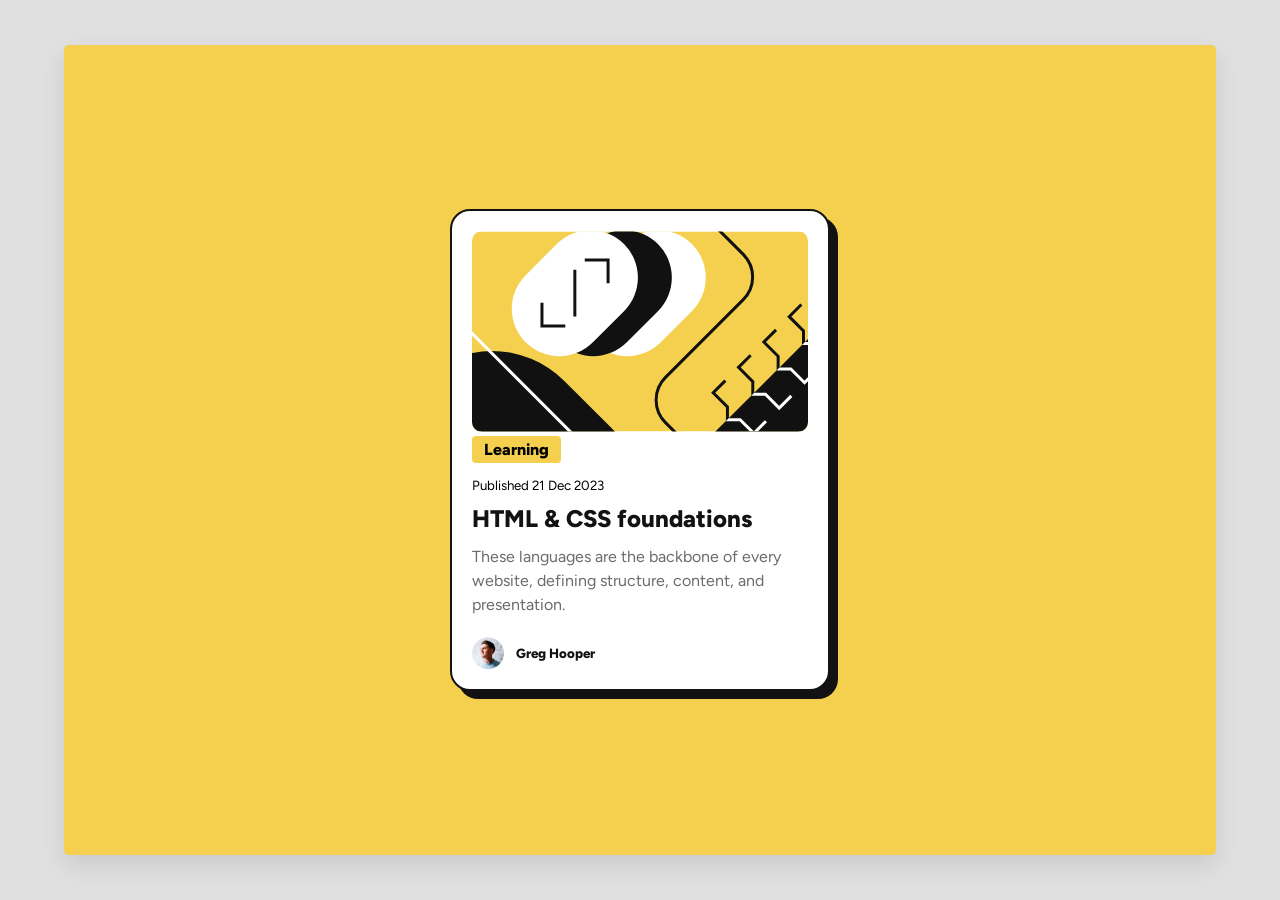
<file: yellowCard/index.html>
<!DOCTYPE html>
<html lang="en">
<head>
  <meta charset="UTF-8">
  <meta name="viewport" content="width=device-width, initial-scale=1.0"> 
  <link rel="icon" type="image/png" sizes="32x32" href="./assets/images/favicon-32x32.png">  
  <link rel="stylesheet" href="main.css">
  <title>Frontend Mentor | Blog preview card</title>
  
</head>
<body>
  <main class="canvas">
    
    <article>

      <img class="img1" src="asset/illustration-article.svg" alt="ilustracion del código">
      
      <div class="category">Learning</div>

      <small>Published 21 Dec 2023</small>

      <h1><a href="#">HTML & CSS foundations</a></h1>

      <p class="principal">These languages are the backbone of every website, defining structure, content, and presentation.</p>

      <div class="author-container">
        <img src="asset/image-avatar.webp" alt="Greg Hooper">
        <small>Greg Hooper</small>
      </div> 

    </article>

  </main>

</body>
</html>
</file>
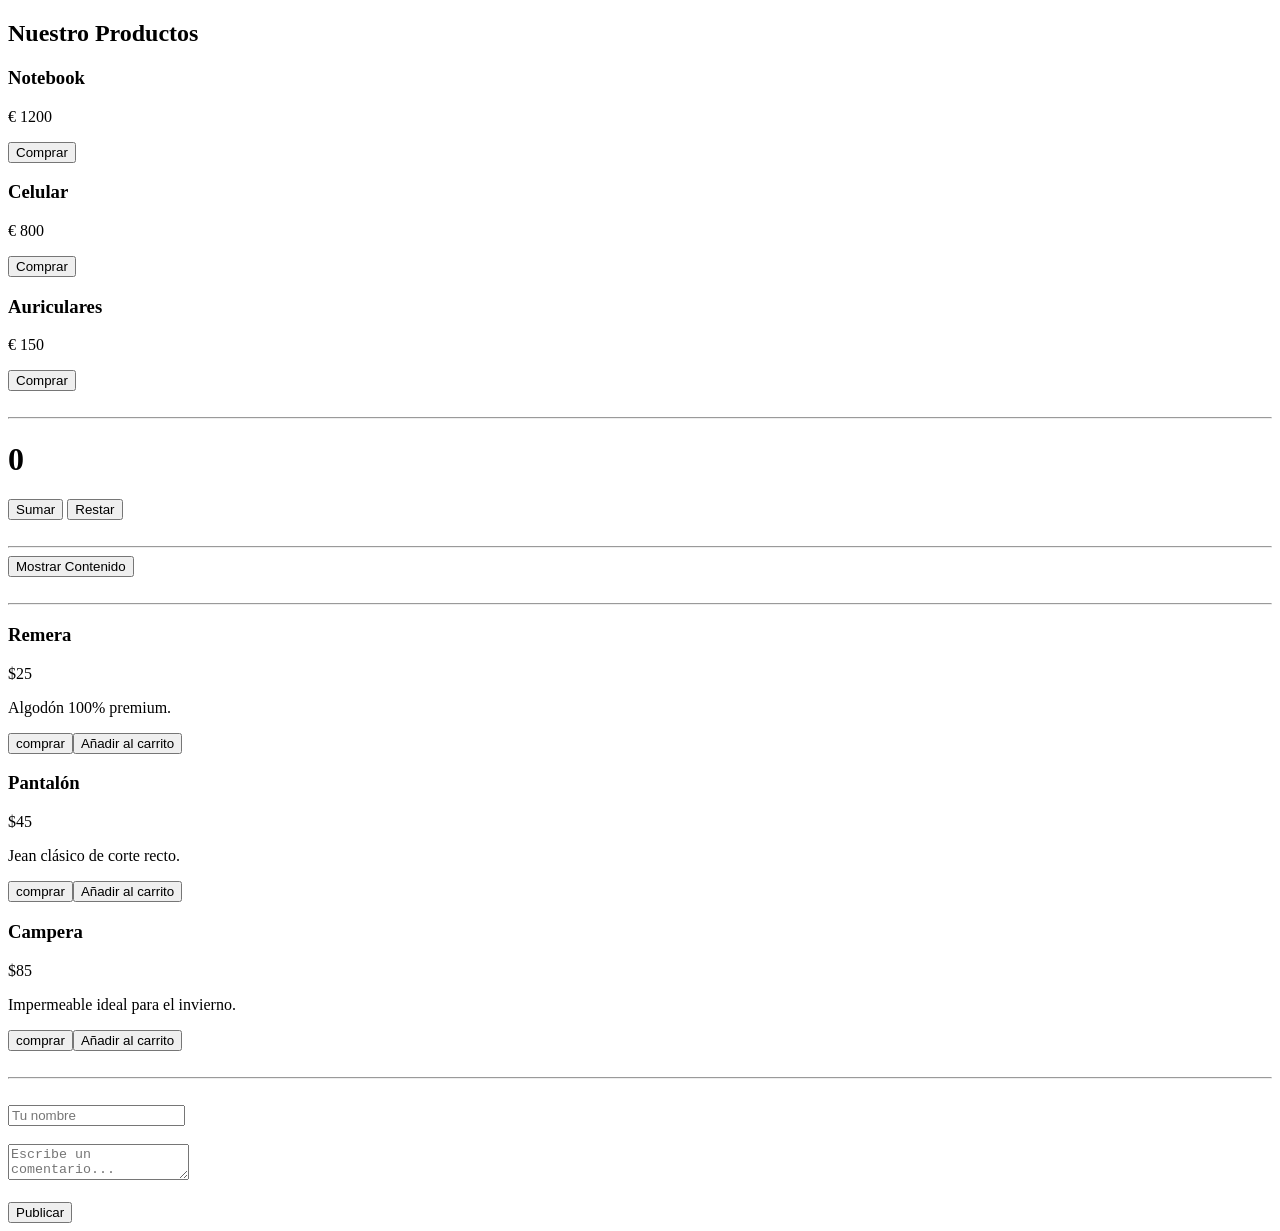
<file: actividades-DOM-clase-45/indexDOM.html>
<!DOCTYPE html>
<html lang="en">
<head>
    <meta charset="UTF-8">
    <meta name="viewport" content="width=device-width, initial-scale=1.0">
    <title>Document</title>
    <style>
        .oculto {
            display: none;
        }
    </style>
</head>
<body>

    <!-- Actividad 6 -->
    <h2 class="title-tienda">Nuestro Productos</h2>
    <div class="contenedor-productos"></div>    
    <br>
    <hr>

    <!-- Actividad 7 -->
    <h1 class="numero-contador">0</h1>    
    <button class="btn-sumar">Sumar</button>
    <button class="btn-restar">Restar</button><br>
    <br>
    <hr>

    <!-- Actividad 8 -->
    <p class="texto-ocultable oculto">¡Sorpresa! Aquí está el texto oculto.</p>
    <button class="btn-toggle">Mostrar Contenido</button><br>
    <br>
    <hr>

    <!-- Actividad 9 -->
    <div class="lista-productos">
        <div class="producto">
            <h3>Remera</h3>
            <p class="precio">$25</p>
            <p class="descripcion">Algodón 100% premium.</p>
        </div>
        <div class="producto">
            <h3>Pantalón</h3>
            <p class="precio">$45</p>
            <p class="descripcion">Jean clásico de corte recto.</p>
        </div>
        <div class="producto">
            <h3>Campera</h3>
            <p class="precio">$85</p>
            <p class="descripcion">Impermeable ideal para el invierno.</p>
        </div>
    </div> 
    <br>
    <hr>
    <br>

    <!-- actividad 10 -->
    <input type="text" class="input-nombre" placeholder="Tu nombre"> <br><br>
    <textarea class="input-comentario" placeholder="Escribe un comentario..."></textarea> <br><br>
    <button class="btn-publicar">Publicar</button>
    <div class="seccion-comentarios"></div>


    <script>

        // Actividad 6 — Tarjetas de productos ----------------------------------------
        const productos = [
            { nombre: "Notebook", precio: 1200 },
            { nombre: "Celular", precio: 800 },
            { nombre: "Auriculares", precio: 150 }  
        ];

        const contenedorProductos = document.querySelector('.contenedor-productos')
        productos.forEach(function(producto){
            const tarjeta = document.createElement("div");
            tarjeta.innerHTML = `
            <h3>${producto.nombre}</h3>
            <p>€ ${producto.precio}</p>
            <button>Comprar</button>
            `;
            contenedorProductos.appendChild(tarjeta);
        })

        // Actividad 7 — Contador -----------------------------------------------------
        let contador = 0;
        const numeroContador = document.querySelector('.numero-contador');
        const botonSumar = document.querySelector('.btn-sumar');
        const botonRestar = document.querySelector('.btn-restar');
        botonSumar.addEventListener('click', function(){
            numeroContador.innerHTML = ++contador;
        })
        botonRestar.addEventListener('click', function(){
            numeroContador.innerHTML = --contador;
        })

        // Actividad 8 — Mostrar/Ocultar ------------------------------------------------
        const textoOculto = document.querySelector('.texto-ocultable');
        const botonToggle = document.querySelector('.btn-toggle');
        botonToggle.addEventListener('click', function(){
            textoOculto.classList.toggle('oculto');
        })

        // Actividad 9 — Botones --------------------------------------------------------
        const productosRopa = document.querySelectorAll('.producto');
        productosRopa.forEach(function(producto) {
            const botonComprar = document.createElement("button")
            botonComprar.textContent = "comprar";
            const botonAgregar = document.createElement("button")
            botonAgregar.textContent = "Añadir al carrito";
            producto.appendChild(botonComprar);
            producto.appendChild(botonAgregar);
        });

        // Actividad 10 — Generador de comentarios --------------------------------------
        const inputNombre = document.querySelector('.input-nombre');
        const inputComentario = document.querySelector('.input-comentario');
        const botonPublicar = document.querySelector('.btn-publicar');
        const seccionComentarios = document.querySelector('.seccion-comentarios');
        botonPublicar.addEventListener('click', function(){
            const nombre = inputNombre.value;
            const comentario = inputComentario.value;
            const nuevoComentario = document.createElement('div');
            nuevoComentario.innerHTML = `<h4>${nombre}</h4><p>Comentario: ${comentario}</p>`;
            seccionComentarios.appendChild(nuevoComentario);            
        })

    </script>
</body>
</html>
</file>
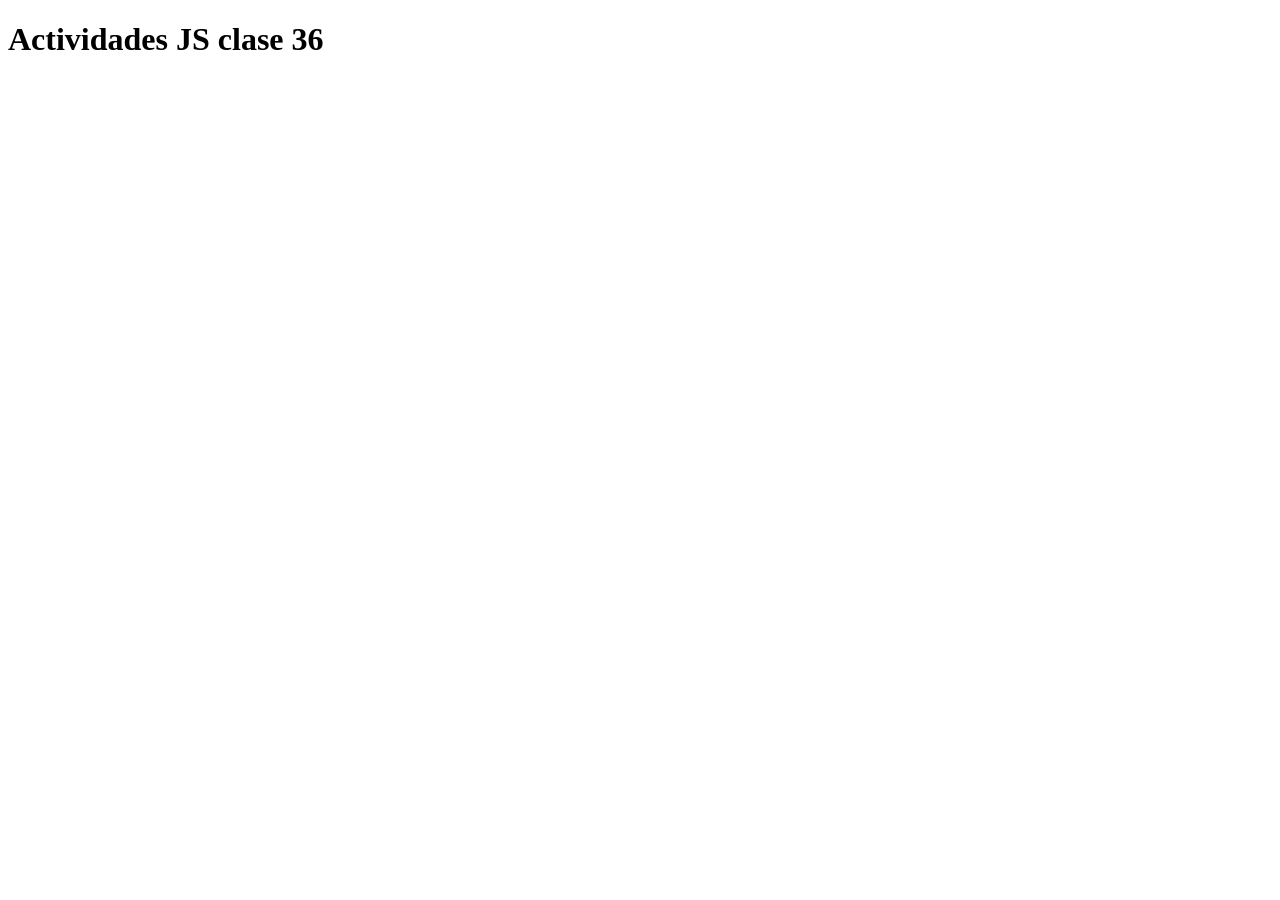
<file: actividades-objetos-clase-36/actividad-clase36.html>
<!DOCTYPE html>
<html lang="es">
<head>
    <meta charset="UTF-8">
    <meta name="viewport" content="width=device-width, initial-scale=1.0">
    <title>Clase 36</title>
</head>
<body>

    <h1>Actividades JS clase 36</h1>
    

    <script src="actividad-clase36.js"></script>
</body>
</html>
</file>
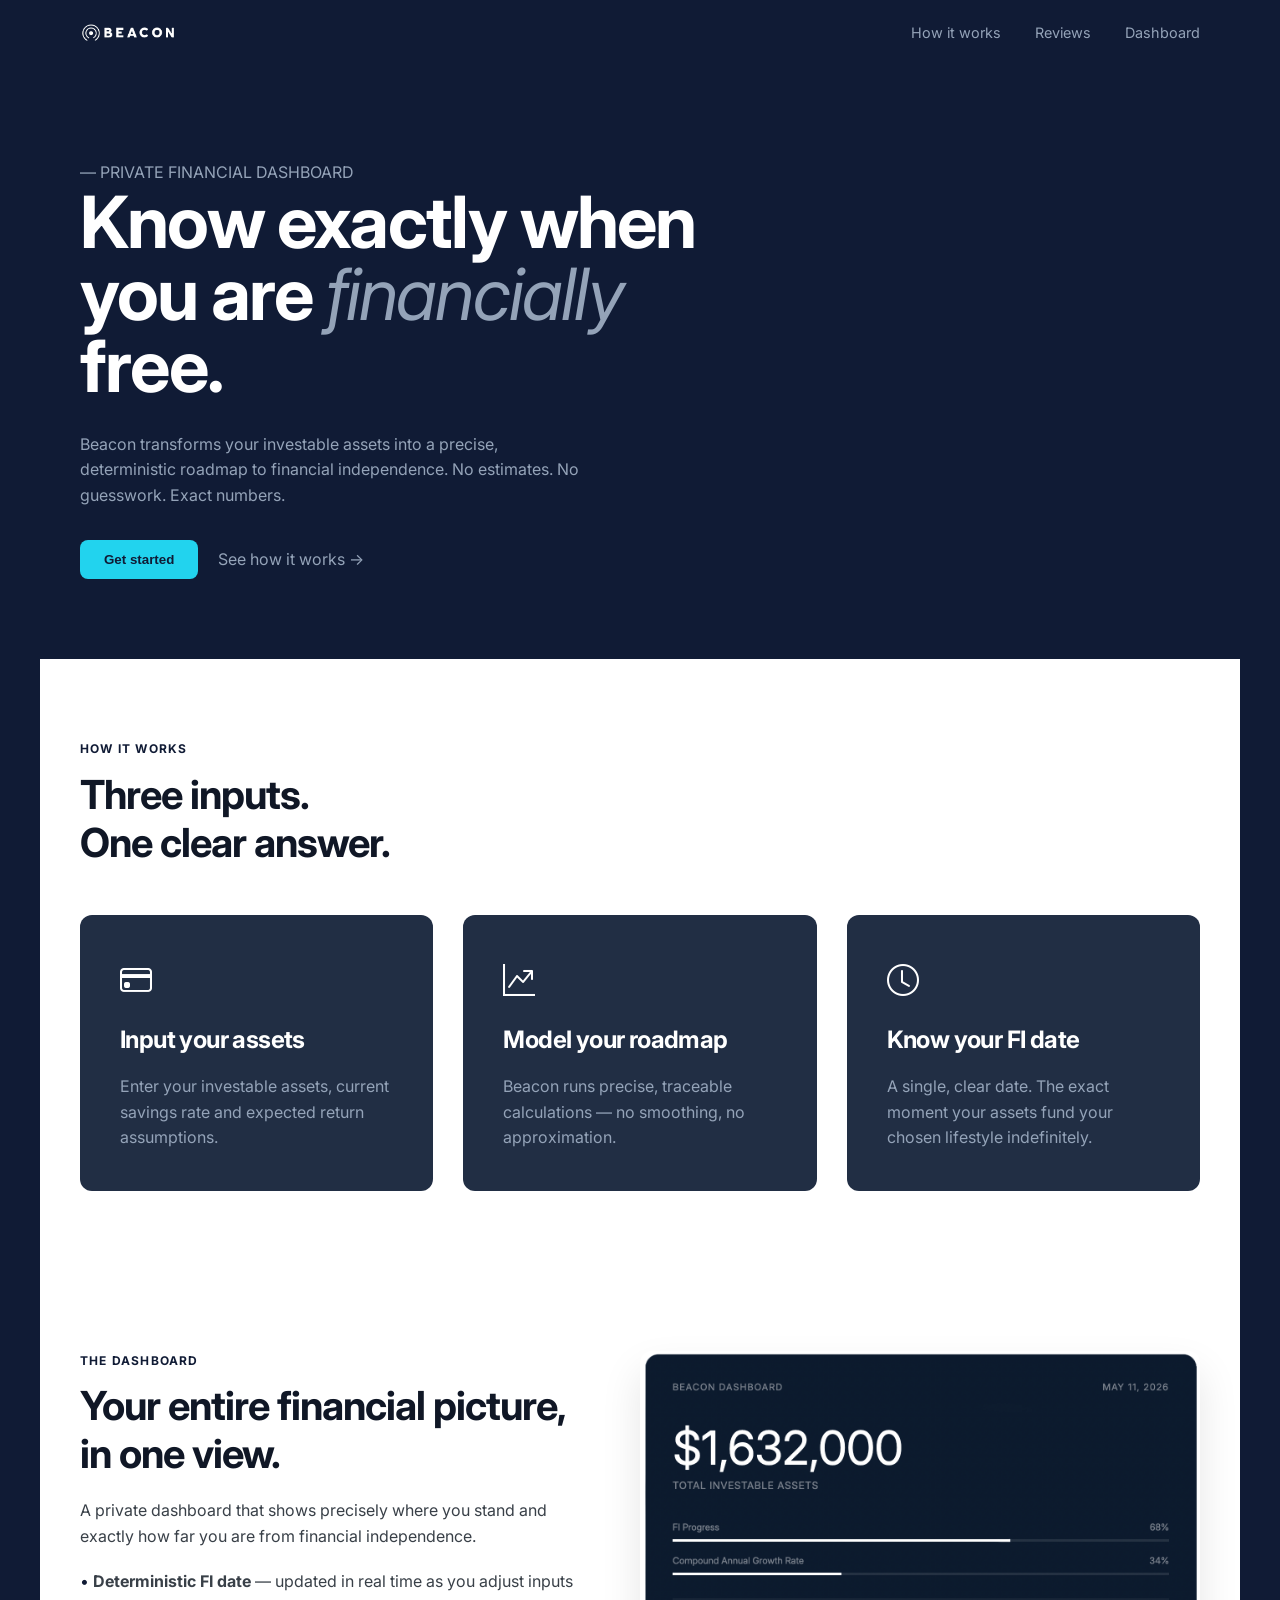
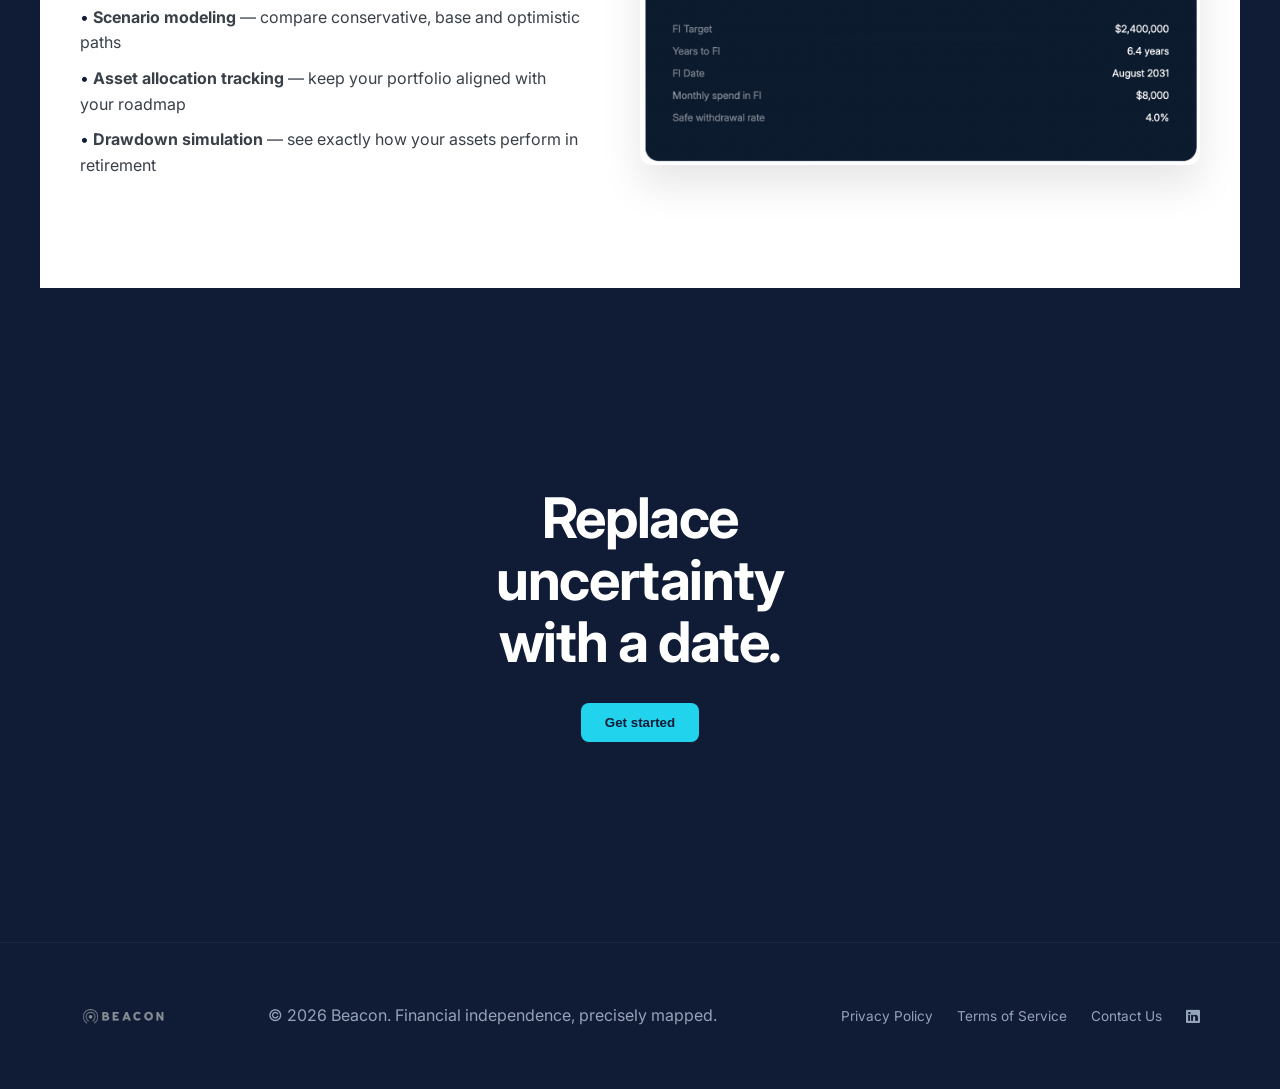
<file: beaconDashboard/beacon.html>
<!DOCTYPE html>
<html lang="es">

<head>
    <meta charset="UTF-8">
    <meta name="viewport" content="width=device-width, initial-scale=1.0">
    <title>Beacon Dashboard</title>
    <link rel="preconnect" href="https://fonts.googleapis.com">
    <link rel="preconnect" href="https://fonts.gstatic.com" crossorigin>
    <link href="https://fonts.googleapis.com/css2?family=Inter:wght@400;700&display=swap" rel="stylesheet">
    <link rel="stylesheet" href="https://cdn.jsdelivr.net/npm/bootstrap-icons@1.11.3/font/bootstrap-icons.min.css">
    <link rel="stylesheet" href="beaconStyle.css">
</head>

<body>

    <main>



        <header class="navbar">
            <div class="navbar__container container">
                <img src="assets/beacon-logo.png" alt="Beacon Logo" class="logo">
                <nav class="navbar__links">
                    <a href="#">How it works</a>
                    <a href="#">Reviews</a>
                    <a href="#">Dashboard</a>
                </nav>
            </div>
        </header>

        <section class="hero container">
            <p class="hero__subtitle">— PRIVATE FINANCIAL DASHBOARD</p>
            <h1 class="hero__title">Know exactly when <br>you are <span>financially</span> <br>free.</h1>
            <p class="hero__description">
                Beacon transforms your investable assets into a precise, deterministic roadmap to financial
                independence. No estimates. No guesswork. Exact numbers.
            </p>
            <div class="hero__actions">
                <button class="btn-primary">Get started</button>
                <a href="#" class="hero__link">See how it works →</a>
            </div>
        </section>

        <section class="features container">
            <div class="features__header">
                <p class="section-tag">HOW IT WORKS</p>
                <h2 class="section-title">Three inputs.<br>One clear answer.</h2>
            </div>

            <div class="features__grid">
                <article class="card">
                    <div class="card__icon"><i class="bi bi-credit-card"></i></div>
                    <h3 class="card__title">Input your assets</h3>
                    <p class="card__text">Enter your investable assets, current savings rate and expected return
                        assumptions.</p>
                </article>

                <article class="card">
                    <div class="card__icon"><i class="bi bi-graph-up-arrow"></i></div>
                    <h3 class="card__title">Model your roadmap</h3>
                    <p class="card__text">Beacon runs precise, traceable calculations — no smoothing, no approximation.
                    </p>
                </article>

                <article class="card">
                    <div class="card__icon"><i class="bi bi-clock"></i></div>
                    <h3 class="card__title">Know your FI date</h3>
                    <p class="card__text">A single, clear date. The exact moment your assets fund your chosen lifestyle
                        indefinitely.</p>
                </article>
            </div>
        </section>

        <section class="dashboard-preview container">
            <div class="dashboard-preview__content">
                <p class="section-tag">THE DASHBOARD</p>
                <h2 class="section-title">Your entire financial picture, in one view.</h2>
                <p class="dashboard-preview__description">
                    A private dashboard that shows precisely where you stand and exactly how far you are from financial
                    independence.
                </p>
                <ul class="dashboard-preview__list">
                    <li><strong>Deterministic FI date</strong> — updated in real time as you adjust inputs</li>
                    <li><strong>Scenario modeling</strong> — compare conservative, base and optimistic paths</li>
                    <li><strong>Asset allocation tracking</strong> — keep your portfolio aligned with your roadmap</li>
                    <li><strong>Drawdown simulation</strong> — see exactly how your assets perform in retirement</li>
                </ul>
            </div>

            <div class="dashboard-preview__image">
                <img src="assets/ejemplo-stats.png" alt="Beacon Dashboard Statistics">
            </div>
        </section>

        <section class="cta">
            <div class="container">
                <h2 class="cta__title">Replace <br>uncertainty <br>with a date.</h2>
                <button class="btn-primary">Get started</button>
            </div>
        </section>

    </main>

    <footer class="footer">
        <div class="footer__container container">
            <div class="footer__logo">
                <img src="assets/beacon-logo-footer.png" alt="Beacon Logo" class="logo-footer">
            </div>

            <p class="footer__copyright">
                © 2026 Beacon. Financial independence, precisely mapped.
            </p>

            <div class="footer__links">
                <a href="#">Privacy Policy</a>
                <a href="#">Terms of Service</a>
                <a href="#">Contact Us</a>
                <a href="#"><i class="bi bi-linkedin"></i></a>
            </div>
        </div>
    </footer>
</body>

</html>
</file>
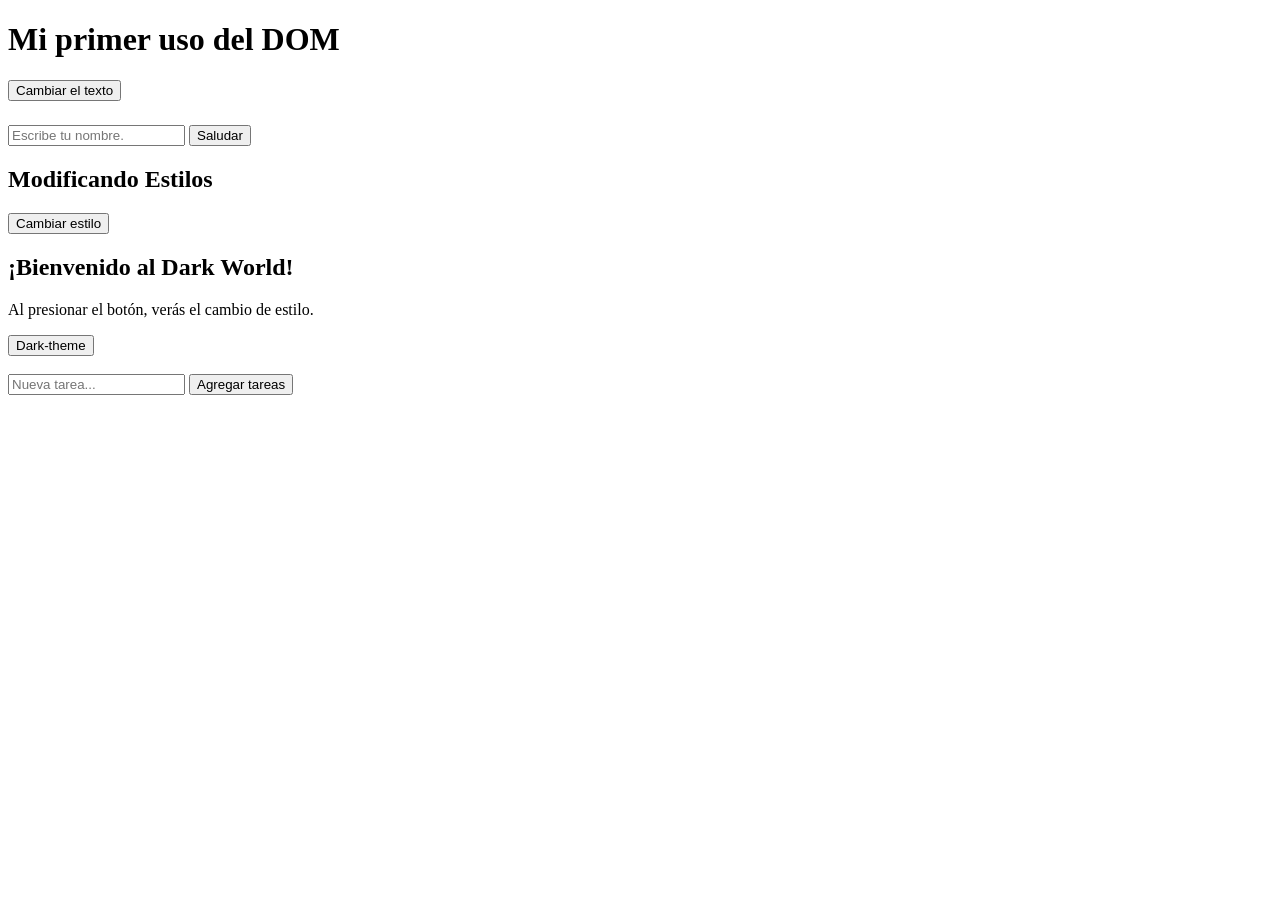
<file: DOM-clase-43/basicDOM.html>
<!DOCTYPE html>
<html lang="en">
<head>
    <meta charset="UTF-8">
    <meta name="viewport" content="width=device-width, initial-scale=1.0">
    <title>Document</title>
    <style>
        .dark{
            background-color: black;
            color: white;
        }

    </style>
</head>
<body>
    
    <!-- Actividad 1 -->
   <h1 class="mi-titulo">Mi primer uso del DOM</h1>
   <button class="btn-cambiar">Cambiar el texto</button>

    <!-- Actividad 2 --> 
    <p class="pa-mensaje"></p>
    <input type="text" class="in-nombre" placeholder="Escribe tu nombre.">
    <button class="btn-saludar">Saludar</button>
   

   <!-- Actividad 3 -->     
   <h2 class="titulo-estilo">Modificando Estilos</h2>
   <button class="btn-estilo">Cambiar estilo</button>

   <!-- Actividad 4 -->     
    <div class="contenedor">
        <h2>¡Bienvenido al Dark World!</h2>
        <p>Al presionar el botón, verás el cambio de estilo.</p>
    </div>
    <button class="btn-modo">Dark-theme</button>
    <br><br>

    <!-- Actividad 5 -->
    <input type="text" class="input-tarea" placeholder="Nueva tarea...">
    <button class="btn-tarea">Agregar tareas</button>
    <ul class="lista-tarea"></ul>


    <script>

       // Actividad 1 — Cambiar texto ~~~~~~~~~~~~~~~~~~~~~~~~~~~~~~~~

       const titulo = document.querySelector('.mi-titulo');
       const boton = document.querySelector('.btn-cambiar');

       boton.addEventListener('click', function(){
        titulo.textContent = "El primer cambio del DOM";
        titulo.style.color = "aqua";
       })

       // Actividad 2 — Mensaje personalizado ~~~~~~~~~~~~~~~~~~~~~~~~

       const nombre = document.querySelector('.in-nombre');
       const botonSaludar = document.querySelector('.btn-saludar');
       const parrafo = document.querySelector('.pa-mensaje');

       botonSaludar.addEventListener('click', function(){
        const valorCampo = nombre.value;
        parrafo.textContent = `Hola ${valorCampo}`
       })
       parrafo.style.fontSize = "24px"; 

       // Actividad 3 — Cambiar estilos ~~~~~~~~~~~~~~~~~~~~~~~~~~~~

       const tituloEstilizado = document.querySelector('.titulo-estilo');
       const botonEstilo = document.querySelector('.btn-estilo');
       
       botonEstilo.addEventListener('click', function(){
        tituloEstilizado.style.fontSize = "30px";
        tituloEstilizado.style.backgroundColor = "lightblue";
       })

       // Actividad 4 — Modo oscuro ~~~~~~~~~~~~~~~~~~~~~~~~~~~~~~~~ 

       const botonDark = document.querySelector('.btn-modo');
       const contenedorDark = document.querySelector('.contenedor');
       botonDark.addEventListener('click', function(){
        contenedorDark.classList.toggle('dark')        
       })

       // Actividad 5 — Lista de tareas ~~~~~~~~~~~~~~~~~~~~~~~~~~~~
       const inputTarea = document.querySelector('.input-tarea');
       const botonTarea = document.querySelector('.btn-tarea');
       const listaTarea = document.querySelector('.lista-tarea');
       botonTarea.addEventListener('click', function(){
        listaTarea.innerHTML += `<li>${inputTarea.value}</li>`;
        inputTarea.value = " ";
       })




 
    </script>
</body>
</html>
</file>
<file: yellowCard/main.css>
@import url('https://fonts.googleapis.com/css2?family=Figtree:ital,wght@0,300..900;1,300..900&display=swap');
  
*{
    padding: 0;
    margin: 0;
    box-sizing: border-box;
}

body{    
    display: flex;
    justify-content: center;
    align-items: center;
    min-height: 100vh;
    background-color: hsl(0, 0%, 88%);
    font-family: 'Figtree', sans-serif;
}

.canvas {
    background-color: hsl(47, 88%, 63%); 
    width: 90%;
    max-width: 1200px; 
    height: 90vh;
    display: flex;
    justify-content: center;
    align-items: center;
    border-radius: 5px;
    box-shadow: 0 10px 25px rgba(0,0,0,0.1);
}

article{
    background-color: hsl(0, 0%, 100%);
    width: 380px;
    border: 2px solid hsl(0, 0%, 7%);
    border-radius: 20px;
    padding: 20px;
    box-shadow: 8px 8px 0px 0px hsl(0, 0%, 7%);
}

article .img1{
    width: 100%;
    border-radius: 10px;
}

.category{
    background-color: hsl(47, 88%, 63%);
    font-weight: 800;
    padding: 4px 12px;
    border-radius: 4px;
    width: fit-content; /* ocupa solo el ancho del texto*/
    margin-bottom: 12px;
}

h1 a{
    color: hsl(0, 0%, 7%);
    text-decoration: none;
    font-weight: 800;
    font-size: 24px;    
}

h1{
    margin-bottom: 12px;
    margin-top: 10px;
}

.principal{
    color: hsl(0, 0%, 42%);
    line-height: 1.5;    
}

h1 a:hover{
    color: hsl(47, 88%, 63%);
}

.author-container{
    display: flex;
    align-items: center;
    gap: 12px;
    margin-top: 20px;
}

.author-container img{
    width: 32px;
    height: 32px;
}

.author-container small{
    font-weight: 800;
    color: hsl(0, 0%, 7%);
}
</file>
<file: beaconDashboard/beaconStyle.css>
:root {
  --bg-deep: #101b35;      /* Lo cambie por que no se parecía al diseño */
  --bg-card: #212e44;      /* Tambien lo cambié por que era muy oscuro*/
  --text-bright: #ffffff;  
  --text-dim: #94a3b8;     
  --accent: #22d3ee;   /*Este no es el blanco del ejemplo, pero me gusta*/     
}

/* RESET */

* {
    padding: 0;
    margin: 0;
    box-sizing: border-box;
}

/* ESTRUCTURA PRINCIPAL */

body {
  background-color: var(--bg-deep);
  color: var(--text-dim);
  font-size: 16px; 
  font-family: 'Inter', sans-serif; 
  line-height: 1.6;
}

/*  COMPONENTES GLOBALES */

.container {
    max-width: 1200px;
    margin: 0 auto;
    padding: 80px 40px;
}

h1, h2, h3 {
    font-weight: 700; 
    letter-spacing: -0.025em;
}

.section-tag {
    color: var(--bg-deep); 
    font-size: 0.75rem;
    font-weight: 700;
    text-transform: uppercase; /* mayus */
    letter-spacing: 0.1em;
    margin-bottom: 12px;
}

.btn-primary {
    background-color: var(--accent);
    color: var(--bg-deep);
    font-weight: 700;
    padding: 12px 24px;
    border: none;
    border-radius: 8px;
    cursor: pointer;
    transition: all 0.3s ease;
}

.btn-primary:hover {
    background-color: #0ea5e9;
    transform: translateY(-2px);
    box-shadow: 0 4px 15px rgba(34, 211, 238, 0.3);
}

/*  NAVBAR */

.navbar {
    padding: 20px 0;
    position: absolute;
    width: 100%;
    top: 0;
    z-index: 100;
    background-color: transparent; 
}

.navbar__container {
    display: flex;
    justify-content: space-between;
    align-items: center;
    max-width: 1200px;
    margin: 0 auto;
    padding: 0 40px;
}

.logo { 
    height: 24px; 
}

.navbar__links a {
    color: var(--text-dim);
    text-decoration: none;
    margin-left: 30px;
    font-size: 0.9rem;
    transition: color 0.3s;
}

.navbar__links a:hover {
    color: var(--text-bright);
}

/* HERO */

.hero {
    padding-top: 160px;
    padding-bottom: 80px;
    background-color: var(--bg-deep);      
}

.hero .container {    
    padding: 0 40px; 
    margin: 0 auto;
    max-width: 1200px;
}

.hero__title {
    font-size: 4.5rem;
    color: var(--text-bright);
    line-height: 1;
    margin-bottom: 30px;
}

.hero__title span {
    font-style: italic;
    font-weight: 400;
    color: var(--text-dim);
    
}

.hero__description {
    max-width: 500px;
    margin-bottom: 32px;
}

.hero__actions {
    display: flex;
    gap: 20px;
    align-items: center;
}

.hero__link {
    color: var(--text-dim);
    text-decoration: none;
}

/* Seccion blanca del medio */

.features, .dashboard-preview {
    background-color: #ffffff;
    color: #394048;
}

.features {
    display: block; 
    background-color: #ffffff; 
    padding: 80px 0; 
}

.features__header {
    max-width: 1200px;
    margin: 0 auto 48px auto;
    padding: 0 40px; 
    text-align: left;
}

.dashboard-preview__content {
    max-width: 1200px;
    margin: 0 auto 48px auto;
    text-align: left;
    padding: 0 40px;
}

.section-title {
    color: #101726; 
    font-size: 2.5rem;
    line-height: 1.2;
}

/* GRID DE TARJETAS */

.features__grid {
    display: grid;
    grid-template-columns: repeat(3, 1fr);
    gap: 30px;
    max-width: 1200px;
    margin: 0 auto;
    padding: 0 40px;
    width: 100%;
}

.card {
    background-color: var(--bg-card); 
    border-radius: 12px;
    padding: 40px;
    display: flex;
    flex-direction: column;
    gap: 15px;
    transition: transform 0.3s ease;
}

.card:hover { 
    transform: translateY(-5px); 
}

.card__icon { 
    font-size: 2rem; 
    color: var(--text-bright); 
}

.card__title {
    color: #ffffff !important;
    font-size: 1.5rem;
}

.card__text { 
    color: var(--text-dim); 
}

/* TITULO DASHBOARD */

.dashboard-preview {
    display: flex;
    align-items: flex-start; 
    justify-content: space-between;
    gap: 60px;
    max-width: 1200px;
    margin: 0 auto;
    padding: 80px 40px 100px 40px; 
    background-color: #ffffff;
}

.dashboard-preview__content {
    flex: 0 1 500px; 
    padding: 0;
    margin: 0;
}

.dashboard-preview__description{
    margin-top: 20px;
    margin-bottom: 20px;
}

.dashboard-preview__image {
    flex: 1; 
    display: flex;
    justify-content: flex-end; 
}

.dashboard-preview__image img {
    width: 100%;    
    height: auto;     
    border-radius: 12px;
    box-shadow: 0 20px 40px rgba(0,0,0,0.1);
}

.dashboard-preview__list { 
    list-style: none; 
    padding: 0; 
}

.dashboard-preview__list li { 
    margin-bottom: 10px; 
}

.dashboard-preview__list li::before { 
    content: "• "; 
    color: var(--bg-deep); 
}

 /* TERCER BLOQUE  */

 .cta {
    background-color: var(--bg-deep);
    text-align: center;
    padding: 120px 40px;
}

.cta__title {
    font-size: 3.5rem;
    color: var(--text-bright);
    margin-bottom: 30px;
    line-height: 1.1;
}

/* FOOTER */

.footer {
    background-color: var(--bg-deep);
    padding: 60px 0;
    border-top: 1px solid rgba(255,255,255,0.05);
}

.logo-footer {
    height: 24px; 
    width: auto;
    display: block; 
}

.footer__logo {
    display: flex;
    align-items: center;
}

.footer__container {
    display: flex;
    justify-content: space-between;
    align-items: center;
    max-width: 1200px;
    margin: 0 auto;
    padding: 0 40px;
}

.footer__links a {
    color: var(--text-dim);
    text-decoration: none;
    margin-left: 20px;
    font-size: 0.85rem;
}

/* PARTE RESPONSIVE */

@media (max-width: 768px) {
    .hero__title { 
        font-size: 2.5rem; 
    }
    .features__grid { 
        grid-template-columns: 1fr; 
    }
    .dashboard-preview { 
        flex-direction: column; 
        text-align: center; 
    }
    .dashboard-preview__image { 
        order: -1; 
    }
    .footer__container { 
        flex-direction: column; 
        gap: 20px; 
    }
    .navbar__links { 
        display: none; 
    }
}
</file>
